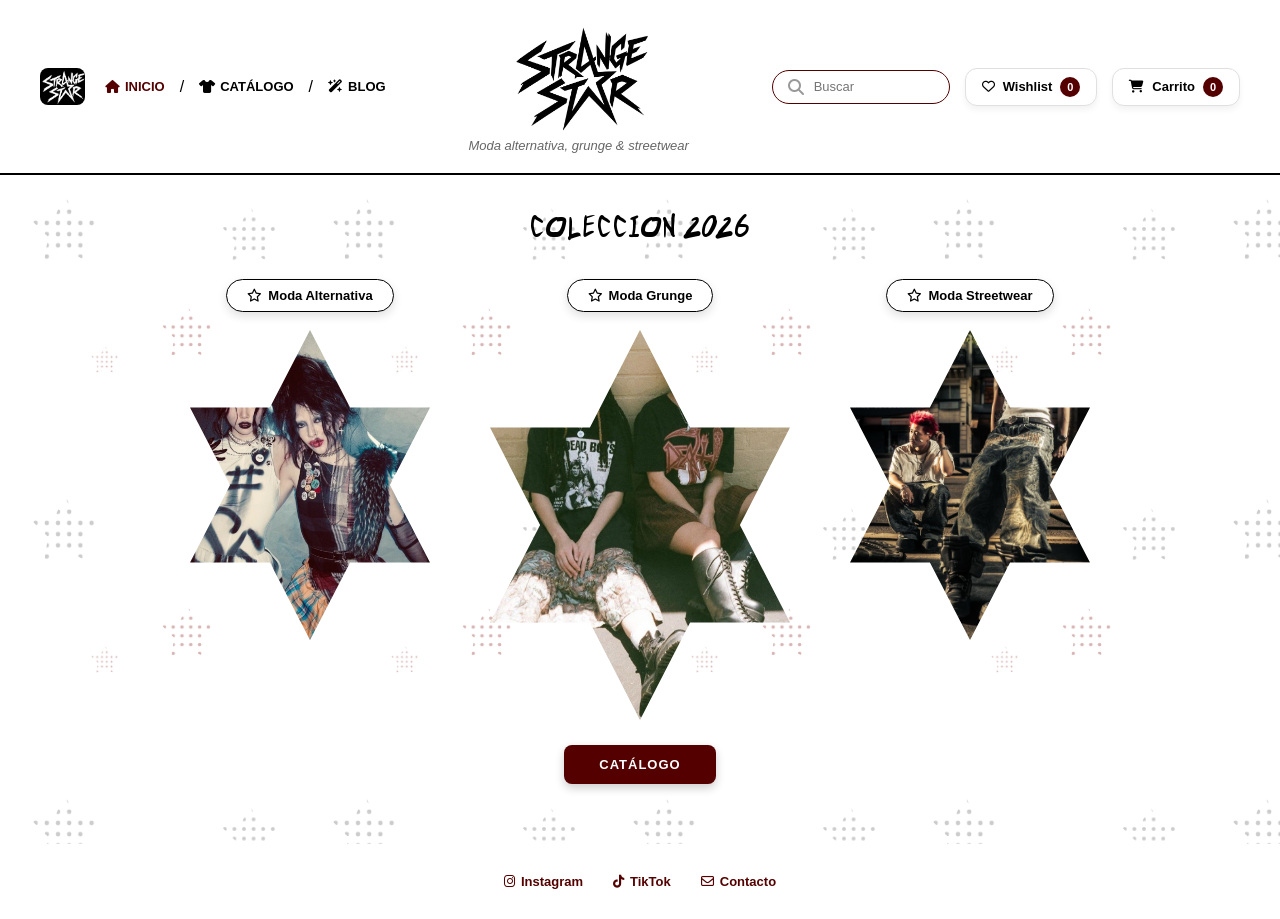
<file: index.html>
<!DOCTYPE html>
<html lang="es">

<head>
    <meta charset="UTF-8">
    <meta name="viewport" content="width=device-width, initial-scale=1.0">

    <title>STRANGE STAR</title>
    
    <!-- Font Awesome para poder usar iconos como lupas, corazones o carritos. -->
    <link rel="stylesheet" href="https://cdnjs.cloudflare.com/ajax/libs/font-awesome/6.4.0/css/all.min.css">
    <link rel="stylesheet" href="estilos/style.css">
</head>




<body>

    <header class="cabecera">
        <div class="seccion-menu">
            <img src="imagenes/logoencabezado.png" alt="Icono" class="imagen-icono">

            <!-- nav = navegacion, ul = lista desordenada, li = items -->
            <nav class="navegacion">
                <ul>
                    <li><a href="index.html" class="enlace-activo"><i class="fa-solid fa-house"></i> INICIO</a></li>
                    <li class="diagonal-separadora">/</li>
                    <li><a href="catalogo.html"><i class="fa-solid fa-shirt"></i> CATÁLOGO</a></li>
                    <li class="diagonal-separadora">/</li>
                    <li><a href="https://www.instagram.com/strangenewsstar" target="_blank"><i class="fa-solid fa-wand-magic-sparkles"></i> BLOG</a></li>                
                </ul>
            </nav>
        </div>


        <div class="seccion-logo">
            <img src="imagenes/logocentro.png" alt="Logo Principal" class="imagen-logo-central">
            <p class="texto-eslogan">Moda alternativa, grunge & streetwear</p>
        </div>

        
        <div class="seccion-botones">
            <div class="caja-buscador">
                <i class="fa-solid fa-magnifying-glass"></i>
                <input type="text" placeholder="Buscar">
            </div>
            
            <button class="boton-interactivo">
                <i class="fa-regular fa-heart"></i> Wishlist <span class="circulo-numero">0</span>
            </button>
            
            <button class="boton-interactivo">
                <i class="fa-solid fa-cart-shopping"></i> Carrito <span class="circulo-numero">0</span>
            </button>
        </div>
    </header>
    
    
    
    <!-- estrellas -->
    <main class="seccion-coleccion">
        
        <h2 class="titulo-coleccion">COLECCION 2026</h2>

        <div class="contenedor-estrellas">

            <div class="tarjeta-categoria tarjeta-lateral">
                <button class="boton-categoria" onclick="window.location.href='catalogo.html?filtro=alternativa'">
                    <i class="fa-regular fa-star"></i> Moda Alternativa
                </button>
                <div class="mascara-estrella">
                    <img src="imagenes/modaalternativa-estrella.jpg" alt="Moda Alternativa" class="imagen-estrella">
                </div>
            </div>

            <div class="tarjeta-categoria tarjeta-central">
                <button class="boton-categoria" onclick="window.location.href='catalogo.html?filtro=grunge'">
                    <i class="fa-regular fa-star"></i> Moda Grunge
                </button>
                <div class="mascara-estrella">
                    <img src="imagenes/modagrunge-estrella.jpg" alt="Moda Grunge" class="imagen-estrella">
                </div>
    
                <a href="catalogo.html" class="boton-catalogo">CATÁLOGO</a>
            </div>

            <div class="tarjeta-categoria tarjeta-lateral">
                <button class="boton-categoria" onclick="window.location.href='catalogo.html?filtro=streetwear'">
                    <i class="fa-regular fa-star"></i> Moda Streetwear
                </button>
                <div class="mascara-estrella">
                    <img src="imagenes/modastreet-estrella.jpg" alt="Moda Streetwear" class="imagen-estrella">
                </div>
            </div>

        </div>
    </main>




    <footer class="pie-pagina">
        <a href="#"><i class="fa-brands fa-instagram"></i> Instagram</a>
        <a href="#"><i class="fa-brands fa-tiktok"></i> TikTok</a>
        <a href="#"><i class="fa-regular fa-envelope"></i> Contacto</a>
    </footer>

</body>
</html>
</file>
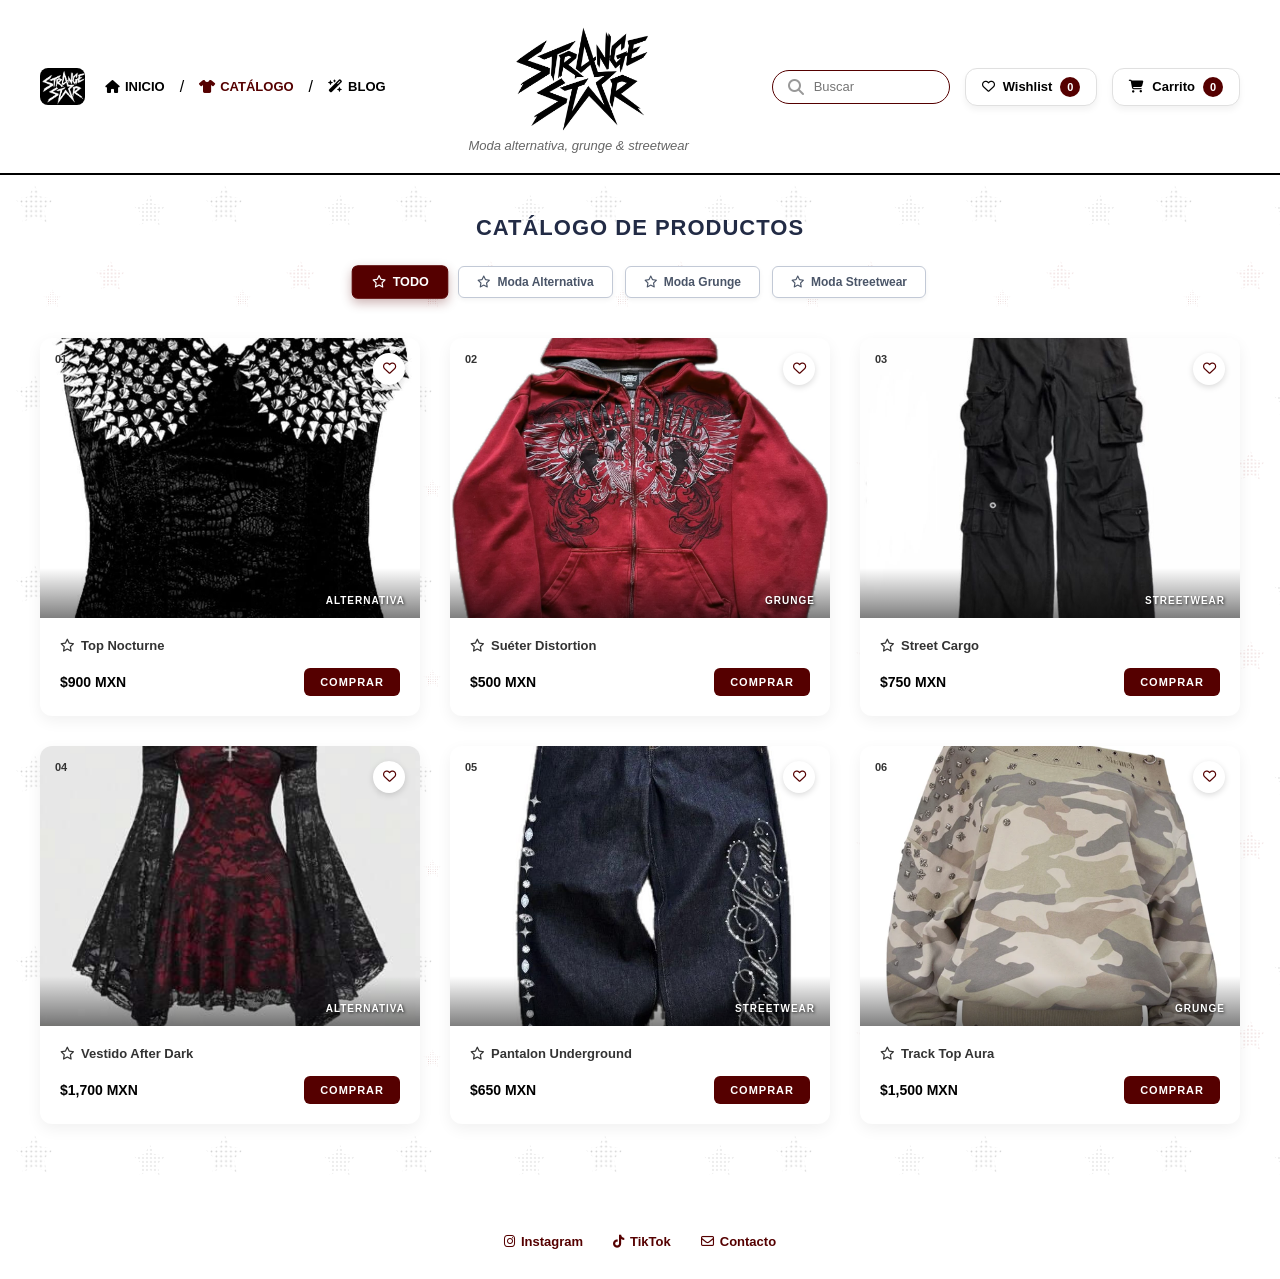
<file: catalogo.html>
<!DOCTYPE html>
<head>
    <meta charset="UTF-8">
    <title>CATALOGO - STRANGE STAR</title>
    <link rel="stylesheet" href="estilos/style.css">
    <meta name="viewport" content="width=device-width, initial-scale=1.0">
    <link rel="stylesheet" href="https://cdnjs.cloudflare.com/ajax/libs/font-awesome/6.4.0/css/all.min.css">
</head>




<body>

    <header class="cabecera">
        <div class="seccion-menu">
            <img src="imagenes/logoencabezado.png" alt="Icono" class="imagen-icono">

            <!-- nav = navegacion, ul = lista desordenada, li = items -->
            <nav class="navegacion">
                <ul>
                    <li><a href="index.html"><i class="fa-solid fa-house"></i> INICIO</a></li>
                    <li class="diagonal-separadora">/</li>
                    <li><a href="catalogo.html" class="enlace-activo"><i class="fa-solid fa-shirt"></i> CATÁLOGO</a></li>
                    <li class="diagonal-separadora">/</li>
                    <li><a href="https://www.instagram.com/strangenewsstar" target="_blank"><i class="fa-solid fa-wand-magic-sparkles"></i> BLOG</a></li>                </ul>
                </ul>
            </nav>
        </div>

        <div class="seccion-logo">
            <img src="imagenes/logocentro.png" alt="Logo Principal" class="imagen-logo-central">
            <p class="texto-eslogan">Moda alternativa, grunge & streetwear</p>
        </div>

        <div class="seccion-botones">
            <div class="caja-buscador">
                <i class="fa-solid fa-magnifying-glass"></i>
                <input type="text" placeholder="Buscar">
            </div>
            
            <button class="boton-interactivo">
                <i class="fa-regular fa-heart"></i> Wishlist <span class="circulo-numero">0</span>
            </button>
            
            <button class="boton-interactivo">
                <i class="fa-solid fa-cart-shopping"></i> Carrito <span class="circulo-numero">0</span>
            </button>
        </div>
    </header>




    <main class="seccion-catalogo fondo-estrellas-global">
        
        <h2 class="titulo-catalogo">CATÁLOGO DE PRODUCTOS</h2>

        <div class="filtros-catalogo">
            <button class="btn-filtro activo"><i class="fa-regular fa-star"></i> TODO</button>
            <button class="btn-filtro"><i class="fa-regular fa-star"></i> Moda Alternativa</button>
            <button class="btn-filtro"><i class="fa-regular fa-star"></i> Moda Grunge</button>
            <button class="btn-filtro"><i class="fa-regular fa-star"></i> Moda Streetwear</button>
        </div>

        <div class="grid-productos">
            
            <!-- Producto 1 -->
            <article class="tarjeta-producto">
                <div class="contenedor-img-prod">
                    <span class="num-producto">01</span>
                    <button class="btn-corazon"><i class="fa-regular fa-heart"></i></button>
                    <img src="imagenes/topnocturne.jpg" alt="Top Nocturne" class="img-prod">
                    <span class="etiqueta-categoria">ALTERNATIVA</span>
                </div>
                <div class="info-producto">
                    <h3 class="titulo-prod"><i class="fa-regular fa-star"></i> Top Nocturne</h3>
                    <div class="fila-comprar">
                        <span class="precio">$900 MXN</span>
                        <button class="btn-comprar">COMPRAR</button>
                    </div>
                </div>
            </article>

            <!-- Producto 2 -->
            <article class="tarjeta-producto">
                <div class="contenedor-img-prod">
                    <span class="num-producto">02</span>
                    <button class="btn-corazon"><i class="fa-regular fa-heart"></i></button>
                    <img src="imagenes/sueterdistortion.jpg" alt="Suéter Distortion" class="img-prod">
                    <span class="etiqueta-categoria">GRUNGE</span>
                </div>
                <div class="info-producto">
                    <h3 class="titulo-prod"><i class="fa-regular fa-star"></i> Suéter Distortion</h3>
                    <div class="fila-comprar">
                        <span class="precio">$500 MXN</span>
                        <button class="btn-comprar">COMPRAR</button>
                    </div>
                </div>
            </article>

            <!-- Producto 3 -->
            <article class="tarjeta-producto">
                <div class="contenedor-img-prod">
                    <span class="num-producto">03</span>
                    <button class="btn-corazon"><i class="fa-regular fa-heart"></i></button>
                    <img src="imagenes/streetcargo.jpg" alt="Street Cargo" class="img-prod">
                    <span class="etiqueta-categoria">STREETWEAR</span>
                </div>
                <div class="info-producto">
                    <h3 class="titulo-prod"><i class="fa-regular fa-star"></i> Street Cargo</h3>
                    <div class="fila-comprar">
                        <span class="precio">$750 MXN</span>
                        <button class="btn-comprar">COMPRAR</button>
                    </div>
                </div>
            </article>

            <!-- Producto 4 -->
            <article class="tarjeta-producto">
                <div class="contenedor-img-prod">
                    <span class="num-producto">04</span>
                    <button class="btn-corazon"><i class="fa-regular fa-heart"></i></button>
                    <img src="imagenes/dressafterdark.jpg" alt="Vestido After Dark" class="img-prod">
                    <span class="etiqueta-categoria">ALTERNATIVA</span>
                </div>
                <div class="info-producto">
                    <h3 class="titulo-prod"><i class="fa-regular fa-star"></i> Vestido After Dark </h3>
                    <div class="fila-comprar">
                        <span class="precio">$1,700 MXN</span>
                        <button class="btn-comprar">COMPRAR</button>
                    </div>
                </div>
            </article>

            <!-- Producto 5 -->
            <article class="tarjeta-producto">
                <div class="contenedor-img-prod">
                    <span class="num-producto">05</span>
                    <button class="btn-corazon"><i class="fa-regular fa-heart"></i></button>
                    <img src="imagenes/pantalonunder.jpg" alt="Chamarra Oversize" class="img-prod">
                    <span class="etiqueta-categoria">STREETWEAR</span>
                </div>
                <div class="info-producto">
                    <h3 class="titulo-prod"><i class="fa-regular fa-star"></i> Pantalon Underground</h3>
                    <div class="fila-comprar">
                        <span class="precio">$650 MXN</span>
                        <button class="btn-comprar">COMPRAR</button>
                    </div>
                </div>
            </article>

            <!-- Producto 6 -->
            <article class="tarjeta-producto">
                <div class="contenedor-img-prod">
                    <span class="num-producto">06</span>
                    <button class="btn-corazon"><i class="fa-regular fa-heart"></i></button>
                    <img src="imagenes/tracktopaura.png" alt="Botas Combat" class="img-prod">
                    <span class="etiqueta-categoria">GRUNGE</span>
                </div>
                <div class="info-producto">
                    <h3 class="titulo-prod"><i class="fa-regular fa-star"></i> Track Top Aura</h3>
                    <div class="fila-comprar">
                        <span class="precio">$1,500 MXN</span>
                        <button class="btn-comprar">COMPRAR</button>
                    </div>
                </div>
            </article>

        </div>
    </main>




    <footer class="pie-pagina">
        <a href="#"><i class="fa-brands fa-instagram"></i> Instagram</a>
        <a href="#"><i class="fa-brands fa-tiktok"></i> TikTok</a>
        <a href="#"><i class="fa-regular fa-envelope"></i> Contacto</a>
    </footer>

</body>
</html>
</file>
<file: estilos/style.css>
@font-face {
    font-family: 'Punkboy';
    src: url('../fuentes/punkboy.otf') format('opentype');
}

* {
    margin: 0px;
    padding: 0px;
    box-sizing: border-box;
    font-family: Arial, Helvetica, sans-serif;
}

.cabecera {
    display: flex;
    justify-content: space-between;
    align-items: center;
    padding: 20px 40px;
    border-bottom: 2px solid #000000;
    background-color: #ffffff;
}

.seccion-menu {
    display: flex;
    align-items: center;
    gap: 20px;
}

.imagen-icono {
    width: 45px;
    border-radius: 8px;
    cursor: pointer;
    transition: transform 0.3s ease;
}

.imagen-icono:hover {
    transform: scale(1.12);
}

.navegacion ul {
    display: flex;
    align-items: center;
    list-style: none;
    gap: 15px;
}

.navegacion ul li a {
    text-decoration: none;
    color: #000000;
    font-weight: bold;
    font-size: 13px;
    display: flex;
    align-items: center;
    gap: 5px;
    transition: all 0.3s ease;
}

.navegacion ul li a.enlace-activo {
    color: #550000;
}

.navegacion ul li a:hover {
    color: #550000;
    transform: scale(1.1);
}

.seccion-logo {
    display: flex;
    flex-direction: column;
    align-items: center;
}

.imagen-logo-central {
    width: 140px;
}

.texto-eslogan {
    font-size: 13px;
    color: #666666;
    margin-top: 5px;
    font-style: italic;
}

.seccion-botones {
    display: flex;
    align-items: center;
    gap: 15px;
}

.caja-buscador {
    display: flex;
    align-items: center;
    border: 1px solid #550000;
    border-radius: 20px;
    padding: 8px 15px;
    gap: 10px;
}

.caja-buscador input {
    border: none;
    outline: none;
    font-size: 13px;
    width: 120px;
}

.caja-buscador i {
    color: #999999;
}

.boton-interactivo {
    display: flex;
    align-items: center;
    gap: 8px;
    background-color: #ffffff;
    color: #000000;
    border: 1px solid #e0e0e0;
    border-radius: 12px;
    padding: 8px 16px;
    font-weight: bold;
    font-size: 13px;
    cursor: pointer;
    box-shadow: 0px 4px 6px rgba(0, 0, 0, 0.05);
    transition: all 0.2s ease-in-out;
}

.circulo-numero {
    background-color: #550000;
    color: #ffffff;
    border-radius: 50%;
    width: 20px;
    height: 20px;
    display: flex;
    justify-content: center;
    align-items: center;
    font-size: 11px;
    transition: all 0.2s ease-in-out;
}

.boton-interactivo:hover {
    background-color: #550000;
    color: #ffffff;
    border-color: #550000;
    box-shadow: 0px 4px 10px rgba(85, 0, 0, 0.25);
}

.boton-interactivo:hover i,
.boton-interactivo:hover svg {
    color: #ffffff;
    fill: #ffffff;
}

.boton-interactivo:hover .circulo-numero {
    background-color: #ffffff;
    color: #550000;
}


/* ESTRELLAS */
.seccion-coleccion {
    padding: 40px 20px 60px 20px;
    text-align: center;
    background-color: #ffffff;
    /* Fondo de estrellitas */
    background-image: url("data:image/svg+xml,%3Csvg xmlns='http://www.w3.org/2000/svg' width='300' height='300' viewBox='0 0 300 300'%3E%3Cdefs%3E%3Cpattern id='puntos-gris' x='0' y='0' width='8' height='8' patternUnits='userSpaceOnUse'%3E%3Ccircle cx='4' cy='4' r='1.6' fill='%23cccccc'/%3E%3C/pattern%3E%3Cpattern id='puntos-rosa' x='0' y='0' width='8' height='8' patternUnits='userSpaceOnUse'%3E%3Ccircle cx='4' cy='4' r='1.6' fill='%23d8b4b4'/%3E%3C/pattern%3E%3C/defs%3E%3Cg transform='translate(30, 20) scale(1.4)'%3E%3Cpolygon points='25,0 32,15 49,18 37,30 40,47 25,39 10,47 13,30 1,18 18,15' fill='url(%23puntos-gris)'/%3E%3C/g%3E%3Cg transform='translate(220, 30) scale(1.2)'%3E%3Cpolygon points='25,0 32,15 49,18 37,30 40,47 25,39 10,47 13,30 1,18 18,15' fill='url(%23puntos-gris)'/%3E%3C/g%3E%3Cg transform='translate(160, 130) scale(1.1)'%3E%3Cpolygon points='25,0 32,15 49,18 37,30 40,47 25,39 10,47 13,30 1,18 18,15' fill='url(%23puntos-rosa)'/%3E%3C/g%3E%3Cg transform='translate(90, 170) scale(0.6)'%3E%3Cpolygon points='25,0 32,15 49,18 37,30 40,47 25,39 10,47 13,30 1,18 18,15' fill='url(%23puntos-rosa)'/%3E%3C/g%3E%3C/svg%3E");
    background-repeat: repeat;
    background-size: 300px 300px;
}

.titulo-coleccion {
    font-family: 'Punkboy', sans-serif;
    font-size: 25px;
    letter-spacing: 2px;
    font-weight: normal;
    color: #000000;
    margin-bottom: 35px;
}

.contenedor-estrellas {
    display: flex;
    justify-content: center;
    align-items: flex-start;
    gap: 60px;
    max-width: 1200px;
    margin: 0 auto;
}

.tarjeta-categoria {
    display: flex;
    flex-direction: column;
    align-items: center;
}

.boton-categoria {
    background-color: #ffffff;
    color: #000000;
    border: 1px solid #000000;
    border-radius: 20px;
    padding: 8px 20px;
    font-size: 13px;
    font-weight: bold;
    cursor: pointer;
    box-shadow: 0px 4px 10px rgba(0, 0, 0, 0.12);
    margin-bottom: 18px;
    display: flex;
    align-items: center;
    gap: 6px;
    transition: all 0.3s ease;
}

.boton-categoria:hover {
    background-color: #550000;
    color: #ffffff;
    border-color: #550000;
    transform: scale(1.06);
    box-shadow: 0px 6px 14px rgba(85, 0, 0, 0.25);
}

/* ESTRELLAS DE 6 PICOS */
.mascara-estrella {
    clip-path: polygon(
        50% 0%, 
        66.7% 25%, 
        100% 25%, 
        83.3% 50%, 
        100% 75%, 
        66.7% 75%, 
        50% 100%, 
        33.3% 75%, 
        0% 75%, 
        16.7% 50%, 
        0% 25%, 
        33.3% 25%
    );
    overflow: hidden;
    transition: transform 0.4s ease;
}

.tarjeta-lateral .mascara-estrella {
    width: 240px;
    height: 310px;
}

.tarjeta-central .mascara-estrella {
    width: 300px;
    height: 390px;
}

.imagen-estrella {
    width: 100%;
    height: 100%;
    object-fit: cover;
    display: block;
    transition: transform 0.4s ease;
}

.boton-categoria:hover + .mascara-estrella,
.mascara-estrella:hover {
    transform: scale(1.08);
}

.boton-categoria:hover + .mascara-estrella .imagen-estrella,
.mascara-estrella:hover .imagen-estrella {
    transform: scale(1.12);
}

.boton-catalogo {
    display: inline-block;
    background-color: #550000;
    color: #ffffff;
    text-decoration: none;
    font-size: 13px;
    font-weight: bold;
    padding: 12px 35px;
    border-radius: 8px;
    margin-top: 25px;
    letter-spacing: 1px;
    box-shadow: 0px 4px 10px rgba(0, 0, 0, 0.2);
    transition: all 0.3s ease;
}

.boton-catalogo:hover {
    transform: scale(1.08);
    background-color: #380000;
    box-shadow: 0px 6px 15px rgba(0, 0, 0, 0.35);
}

.fondo-estrellas-global {
    /* fondo SVG */
    background-image: url("data:image/svg+xml,%3Csvg xmlns='http://www.w3.org/2000/svg' width='200' height='200' viewBox='0 0 200 200'%3E%3Cdefs%3E%3Cpattern id='puntos-gris' x='0' y='0' width='6' height='6' patternUnits='userSpaceOnUse'%3E%3Ccircle cx='3' cy='3' r='1.1' fill='%23d2d2d2'/%3E%3C/pattern%3E%3Cpattern id='puntos-rosa' x='0' y='0' width='6' height='6' patternUnits='userSpaceOnUse'%3E%3Ccircle cx='3' cy='3' r='1.1' fill='%23e2c6c6'/%3E%3C/pattern%3E%3C/defs%3E%3Cg transform='translate(15, 10) scale(0.85)'%3E%3Cpolygon points='25,0 32,15 49,18 37,30 40,47 25,39 10,47 13,30 1,18 18,15' fill='url(%23puntos-gris)'/%3E%3C/g%3E%3Cg transform='translate(140, 20) scale(0.7)'%3E%3Cpolygon points='25,0 32,15 49,18 37,30 40,47 25,39 10,47 13,30 1,18 18,15' fill='url(%23puntos-gris)'/%3E%3C/g%3E%3Cg transform='translate(100, 90) scale(0.65)'%3E%3Cpolygon points='25,0 32,15 49,18 37,30 40,47 25,39 10,47 13,30 1,18 18,15' fill='url(%23puntos-rosa)'/%3E%3C/g%3E%3Cg transform='translate(45, 120) scale(0.4)'%3E%3Cpolygon points='25,0 32,15 49,18 37,30 40,47 25,39 10,47 13,30 1,18 18,15' fill='url(%23puntos-rosa)'/%3E%3C/g%3E%3C/svg%3E");
    background-repeat: repeat;
    background-size: 190px 190px;
    background-color: #ffffff;
    padding: 40px 40px 80px 40px;
}

.titulo-catalogo {
    font-family: Arial, Helvetica, sans-serif;
    font-size: 22px;
    text-align: center;
    color: #222b45;
    margin-bottom: 25px;
    letter-spacing: 1px;
}

.filtros-catalogo {
    display: flex;
    justify-content: center;
    gap: 12px;
    margin-bottom: 40px;
}

.btn-filtro {
    background-color: #ffffff;
    color: #4a5568;
    border: 1px solid #c2c9d6;
    border-radius: 6px;
    padding: 8px 18px;
    font-size: 12px;
    font-weight: bold;
    cursor: pointer;
    box-shadow: 0px 2px 5px rgba(0,0,0,0.05);
    transition: all 0.3s ease; 
    display: flex;
    align-items: center;
    gap: 6px;
}

.btn-filtro:hover, 
.btn-filtro.activo {
    background-color: #550000;
    color: #ffffff;
    border-color: #550000;
    transform: scale(1.05);
    box-shadow: 0px 4px 10px rgba(85,0,0,0.3);
}

.grid-productos {
    display: grid;
    grid-template-columns: repeat(3, 1fr);
    gap: 30px;
    max-width: 1200px;
    margin: 0 auto;
}

.tarjeta-producto {
    background-color: #ffffff;
    border-radius: 12px;
    box-shadow: 0px 5px 15px rgba(0,0,0,0.06);
    overflow: hidden;
    transition: transform 0.3s ease, box-shadow 0.3s ease;
}

.tarjeta-producto:hover {
    transform: scale(1.04);
    box-shadow: 0px 10px 25px rgba(0,0,0,0.12);
}

.contenedor-img-prod {
    position: relative;
    width: 100%;
    height: 280px;
    overflow: hidden;
    background-color: #f8f9fb;
}

.img-prod {
    width: 100%;
    height: 100%;
    object-fit: cover;
    transition: transform 0.4s ease;
}

.tarjeta-producto:hover .img-prod {
    transform: scale(1.1);
}

.num-producto {
    position: absolute;
    top: 15px;
    left: 15px;
    font-size: 11px;
    font-weight: bold;
    color: #333333;
    z-index: 2;
}

.btn-corazon {
    position: absolute;
    top: 15px;
    right: 15px;
    background-color: #ffffff;
    color: #550000;
    border: none;
    border-radius: 50%;
    width: 32px;
    height: 32px;
    display: flex;
    justify-content: center;
    align-items: center;
    cursor: pointer;
    box-shadow: 0px 2px 6px rgba(0,0,0,0.15);
    z-index: 2;
    transition: transform 0.3s ease;
}

.btn-corazon:hover {
    transform: scale(1.15);
}

.etiqueta-categoria {
    position: absolute;
    bottom: 12px;
    right: 15px;
    font-size: 10px;
    font-weight: bold;
    color: #ffffff;
    letter-spacing: 1px;
    text-shadow: 1px 1px 3px rgba(0,0,0,0.8);
    z-index: 2;
}

.contenedor-img-prod::after {
    content: '';
    position: absolute;
    bottom: 0;
    left: 0;
    width: 100%;
    height: 50px;
    background: linear-gradient(to top, rgba(0,0,0,0.5), transparent);
    z-index: 1;
    pointer-events: none;
}

.info-producto {
    padding: 20px;
}

.titulo-prod {
    font-size: 13px;
    color: #333333;
    margin-bottom: 15px;
    display: flex;
    align-items: center;
    gap: 6px;
}

.fila-comprar {
    display: flex;
    justify-content: space-between;
    align-items: center;
}

.precio {
    font-weight: bold;
    font-size: 14px;
    color: #000000;
}

.btn-comprar {
    background-color: #550000;
    color: #ffffff;
    border: none;
    border-radius: 6px;
    padding: 8px 16px;
    font-size: 11px;
    font-weight: bold;
    letter-spacing: 1px;
    cursor: pointer;
    transition: background-color 0.3s ease;
}

.btn-comprar:hover {
    background-color: #FF0000;
}

/* pie */

.pie-pagina {
    display: flex;
    justify-content: center;
    gap: 30px;
    padding: 30px 0;
}

.pie-pagina a {
    text-decoration: none;
    color: #550000;
    font-size: 13px;
    font-weight: bold;
    display: flex;
    align-items: center;
    gap: 6px;
    transition: color 0.3s;
}

.pie-pagina a:hover {
    color: #FF0000;
}
</file>
